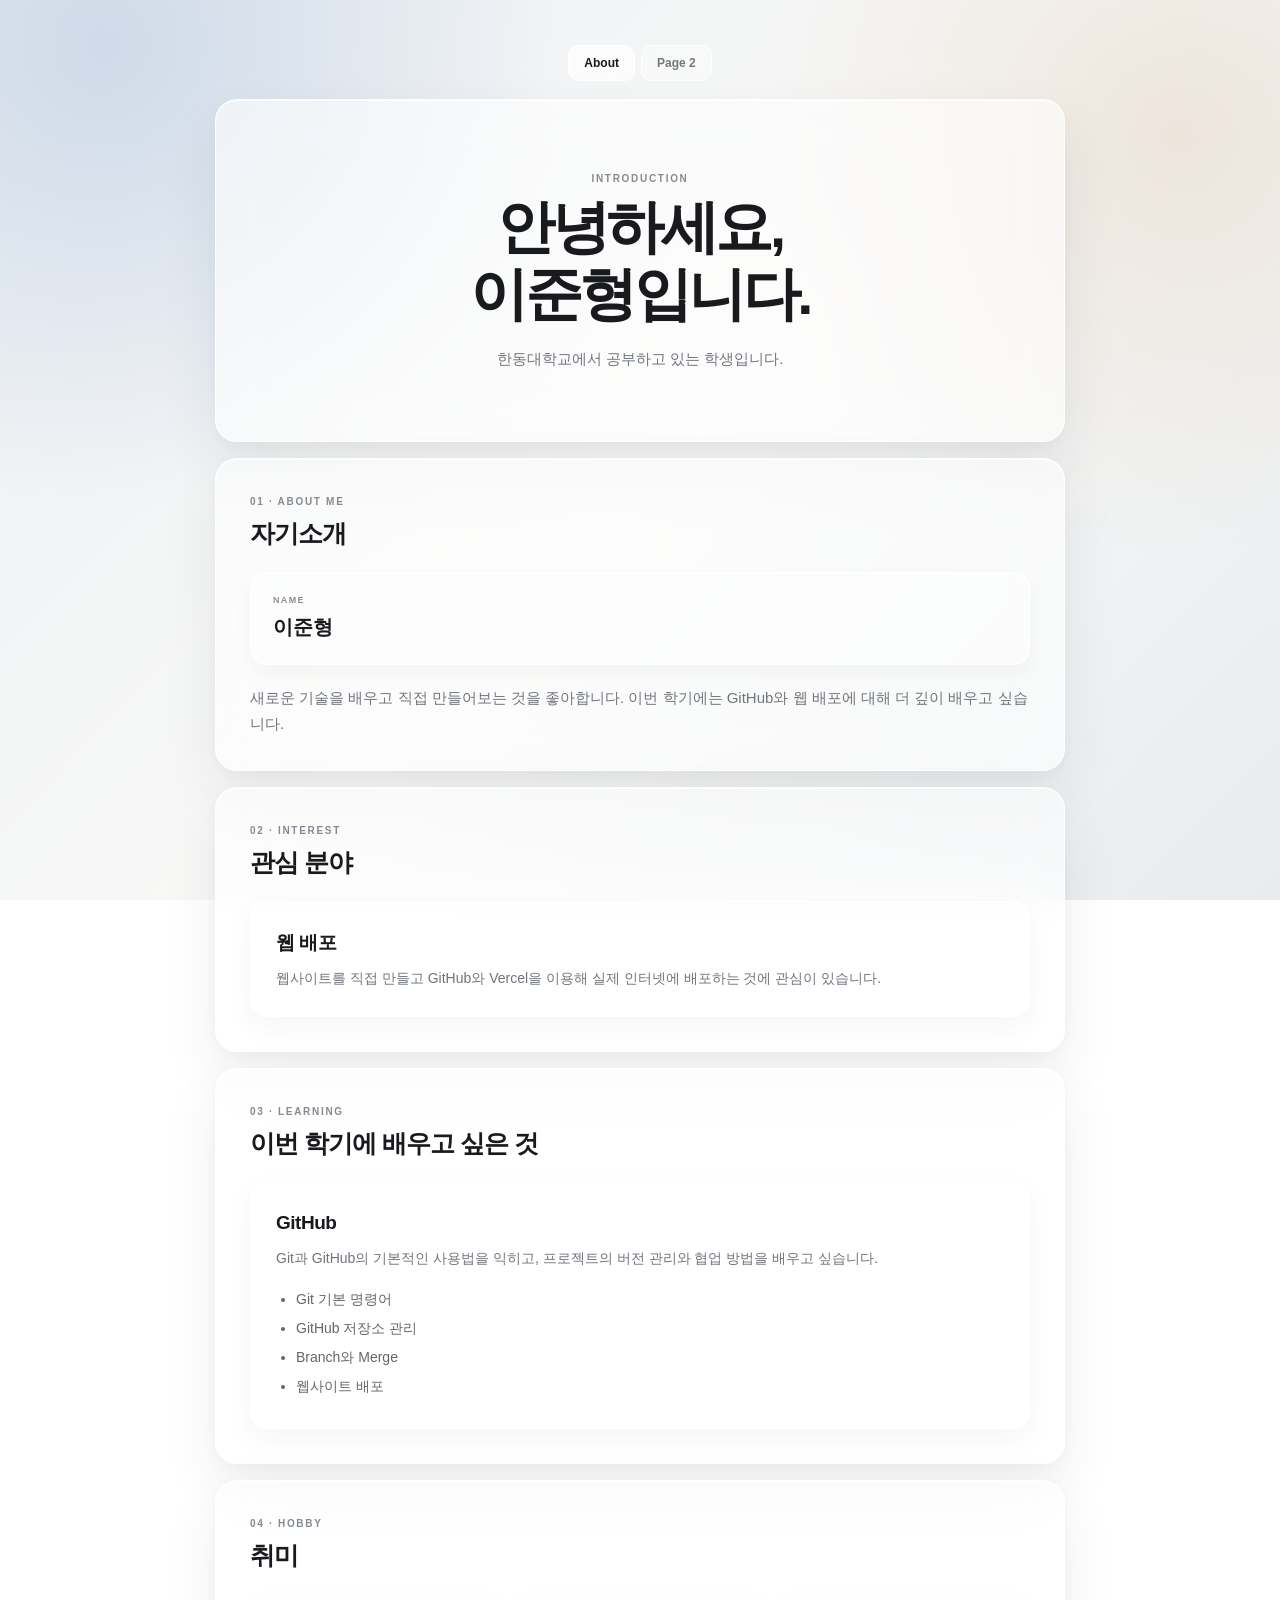
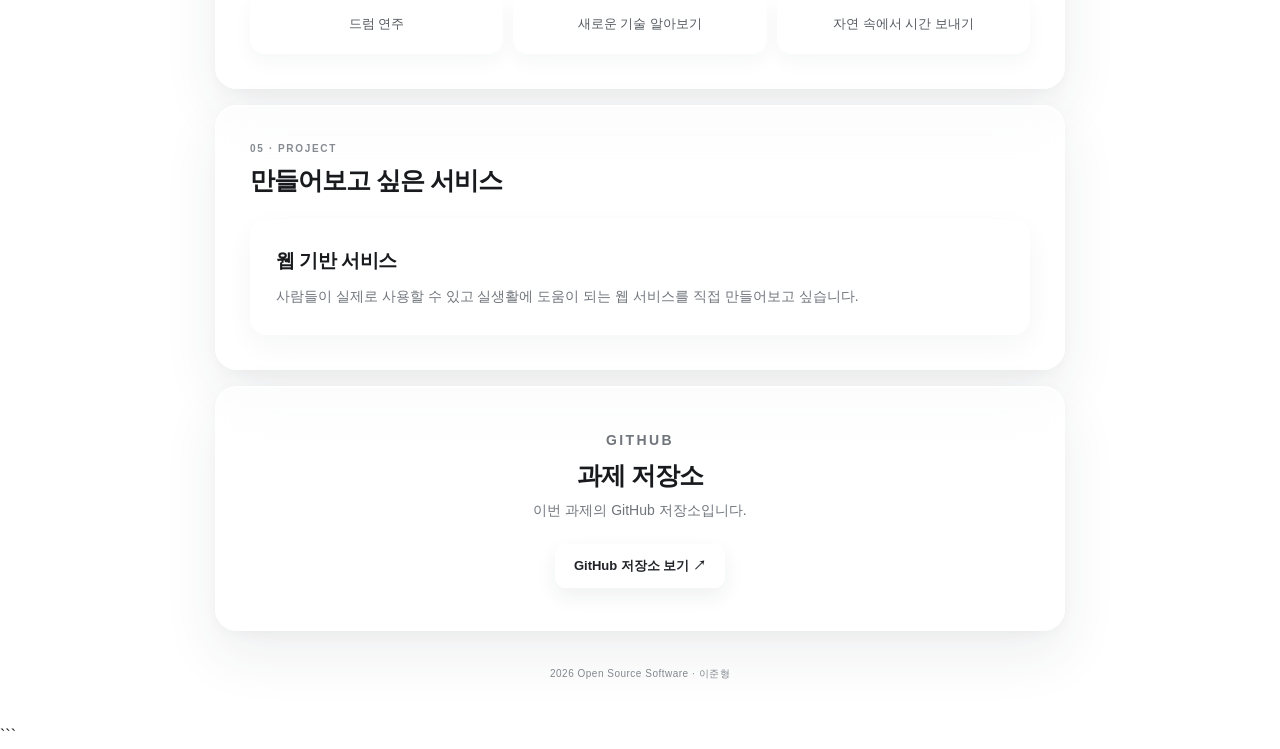
<file: index.html>
<!DOCTYPE html>
<html lang="ko">
<head>
    <meta charset="UTF-8">
    <meta name="viewport" content="width=device-width, initial-scale=1.0">
    <title>이준형 자기소개</title>
    <link rel="stylesheet" href="style.css">
</head>

<body>
    <div class="container">

        <nav class="page-nav">
            <a href="index.html" class="active">About</a>
            <a href="index2.html">Page 2</a>
        </nav>

        <header>
            <p class="eyebrow">INTRODUCTION</p>
            <h1>안녕하세요,<br>이준형입니다.</h1>
            <p>한동대학교에서 공부하고 있는 학생입니다.</p>
        </header>

        <section>
            <p class="eyebrow">01 · ABOUT ME</p>
            <h2>자기소개</h2>

            <div class="profile-box">
                <p class="label">NAME</p>
                <p class="name">이준형</p>
            </div>

            <p class="description">
                새로운 기술을 배우고 직접 만들어보는 것을 좋아합니다.
                이번 학기에는 GitHub와 웹 배포에 대해 더 깊이 배우고 싶습니다.
            </p>
        </section>

        <section>
            <p class="eyebrow">02 · INTEREST</p>
            <h2>관심 분야</h2>

            <div class="card">
                <h3>웹 배포</h3>
                <p>
                    웹사이트를 직접 만들고 GitHub와 Vercel을 이용해
                    실제 인터넷에 배포하는 것에 관심이 있습니다.
                </p>
            </div>
        </section>

        <section>
            <p class="eyebrow">03 · LEARNING</p>
            <h2>이번 학기에 배우고 싶은 것</h2>

            <div class="card">
                <h3>GitHub</h3>
                <p>
                    Git과 GitHub의 기본적인 사용법을 익히고,
                    프로젝트의 버전 관리와 협업 방법을 배우고 싶습니다.
                </p>

                <ul>
                    <li>Git 기본 명령어</li>
                    <li>GitHub 저장소 관리</li>
                    <li>Branch와 Merge</li>
                    <li>웹사이트 배포</li>
                </ul>
            </div>
        </section>

        <section>
            <p class="eyebrow">04 · HOBBY</p>
            <h2>취미</h2>

            <ul class="hobby-list">
                <li>드럼 연주</li>
                <li>새로운 기술 알아보기</li>
                <li>자연 속에서 시간 보내기</li>
            </ul>
        </section>

        <section>
            <p class="eyebrow">05 · PROJECT</p>
            <h2>만들어보고 싶은 서비스</h2>

            <div class="card">
                <h3>웹 기반 서비스</h3>
                <p>
                    사람들이 실제로 사용할 수 있고 실생활에 도움이 되는
                    웹 서비스를 직접 만들어보고 싶습니다.
                </p>
            </div>
        </section>

        <section class="github">
            <p class="eyebrow">GITHUB</p>
            <h2>과제 저장소</h2>
            <p>이번 과제의 GitHub 저장소입니다.</p>

            <a href="https://github.com/donkeyears0402-star/2026OSS_assign01"
               target="_blank"
               class="github-button">
                GitHub 저장소 보기 ↗
            </a>
        </section>

        <footer>
            2026 Open Source Software · 이준형
        </footer>

    </div>
</body>
</html>
```
</file>
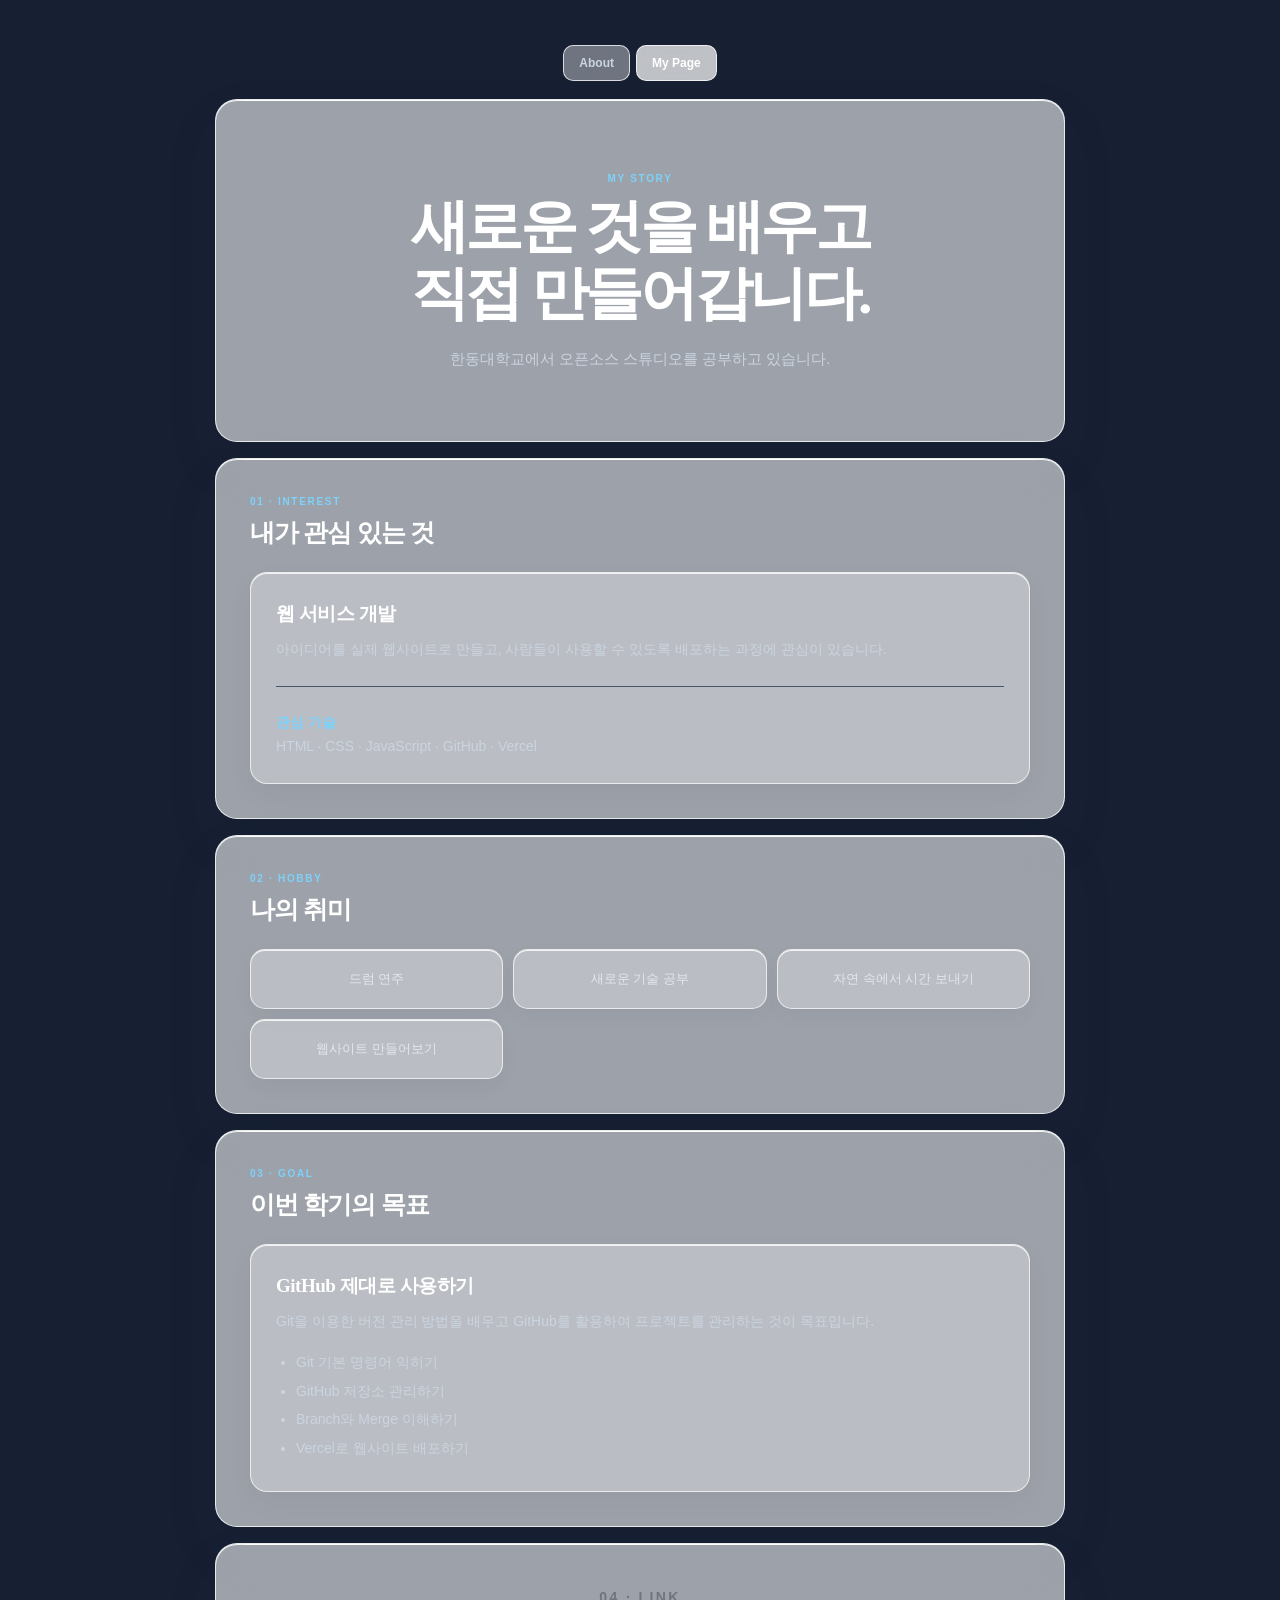
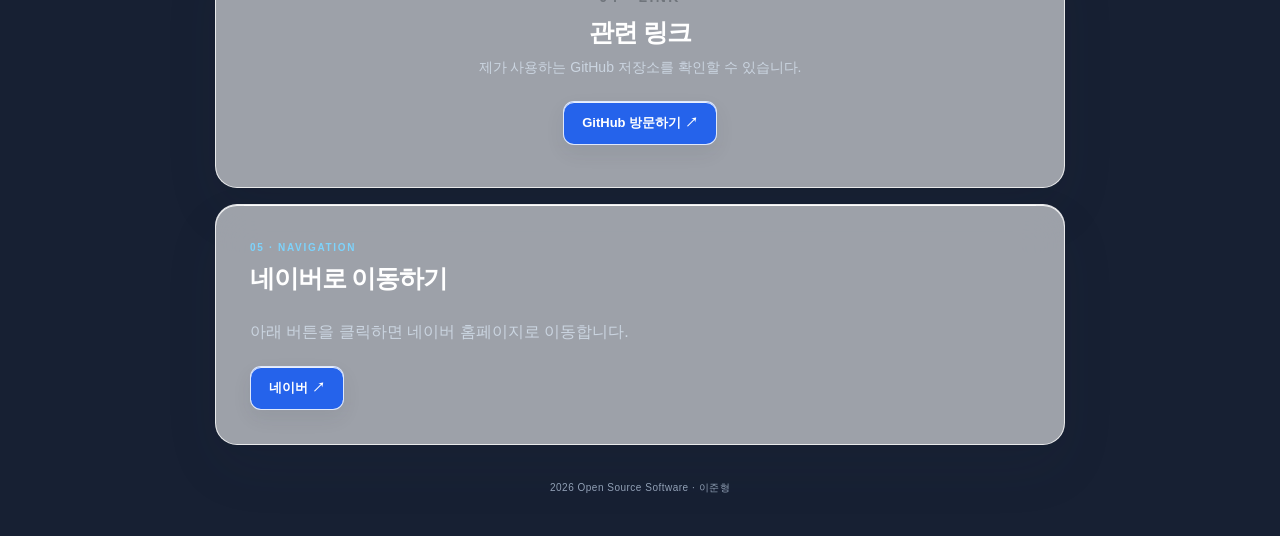
<file: index2.html>
<!DOCTYPE html>

<html lang="ko">
<head>
    <meta charset="UTF-8">
    <meta name="viewport" content="width=device-width, initial-scale=1.0">
    <title>이준형 | My Page</title>
    <link rel="stylesheet" href="style.css">


<style>
    body {
        background: #172033;
        color: #f1f5f9;
        font-family: "Trebuchet MS", "Noto Sans KR", sans-serif;
    }

    .container {
        color: #f1f5f9;
    }

    header h1,
    section h2,
    section h3 {
        color: #ffffff;
        font-family: Georgia, "Times New Roman", serif;
    }

    header > p:not(.eyebrow),
    section > p:not(.eyebrow),
    .card p,
    .card li {
        color: #cbd5e1;
    }

    .eyebrow {
        color: #7dd3fc;
    }

    .page-nav a {
        color: #cbd5e1;
    }

    .page-nav a.active {
        color: #ffffff;
    }

    .hobby-list li {
        color: #e2e8f0;
    }

    footer {
        color: #94a3b8;
    }

    hr {
        border: 0;
        border-top: 1px solid #475569;
        margin: 24px 0;
    }

    strong {
        color: #7dd3fc;
    }

    .github-button {
        background: #2563eb;
        color: #ffffff;
    }
</style>


</head>

<body>
    <div class="container">


    <!-- 페이지 이동 -->
    <nav class="page-nav">
        <a href="index.html">About</a>
        <a href="index2.html" class="active">My Page</a>
    </nav>

    <!-- 자기소개 내용 변경 -->
    <header>
        <p class="eyebrow">MY STORY</p>

        <h1>
            새로운 것을 배우고<br>
            직접 만들어갑니다.
        </h1>

        <p>
            한동대학교에서 오픈소스 스튜디오를 공부하고 있습니다. 
        </p>
    </header>

    <!-- 관심 분야 -->
    <section>
        <p class="eyebrow">01 · INTEREST</p>

        <h2>내가 관심 있는 것</h2>

        <div class="card">
            <h3>웹 서비스 개발</h3>

            <p>
                아이디어를 실제 웹사이트로 만들고,
                사람들이 사용할 수 있도록 배포하는 과정에 관심이 있습니다.
            </p>

            <!-- 새로운 HTML 요소 추가 -->
            <hr>

            <p>
                <strong>관심 기술</strong><br>
                HTML · CSS · JavaScript · GitHub · Vercel
            </p>
        </div>
    </section>

    <!-- 취미 변경 -->
    <section>
        <p class="eyebrow">02 · HOBBY</p>

        <h2>나의 취미</h2>

        <ul class="hobby-list">
            <li>드럼 연주</li>
            <li>새로운 기술 공부</li>
            <li>자연 속에서 시간 보내기</li>
            <li>웹사이트 만들어보기</li>
        </ul>
    </section>

    <!-- 학습 목표 추가 -->
    <section>
        <p class="eyebrow">03 · GOAL</p>

        <h2>이번 학기의 목표</h2>

        <div class="card">
            <h3>GitHub 제대로 사용하기</h3>

            <p>
                Git을 이용한 버전 관리 방법을 배우고
                GitHub를 활용하여 프로젝트를 관리하는 것이 목표입니다.
            </p>

            <ul>
                <li>Git 기본 명령어 익히기</li>
                <li>GitHub 저장소 관리하기</li>
                <li>Branch와 Merge 이해하기</li>
                <li>Vercel로 웹사이트 배포하기</li>
            </ul>
        </div>
    </section>

    <!-- 외부 사이트 링크 -->
    <section class="github">
        <p class="eyebrow">04 · LINK</p>

        <h2>관련 링크</h2>

        <p>
            제가 사용하는 GitHub 저장소를 확인할 수 있습니다.
        </p>

        <a
            href="https://github.com/donkeyears0402-star/2026OSS_assign01"
            target="_blank"
            class="github-button">
            GitHub 방문하기 ↗
        </a>
    </section>

    <!-- 새로운 외부 링크 -->
    <section>
        <p class="eyebrow">05 · NAVIGATION</p>

        <h2>네이버로 이동하기</h2>

        <p>
            아래 버튼을 클릭하면 네이버 홈페이지로 이동합니다.
        </p>

        <a
            href="https://www.naver.com/"
            target="_blank"
            class="github-button">
            네이버 ↗
        </a>
    </section>

    <footer>
        2026 Open Source Software · 이준형
    </footer>

</div>

</body>
</html>
</file>
<file: style.css>
* {
    box-sizing: border-box;
    margin: 0;
    padding: 0;
}

:root {
    --text: #181a1d;
    --subtext: #70757c;
    --glass: rgba(255, 255, 255, 0.58);
    --border: rgba(255, 255, 255, 0.78);
}

body {
    min-height: 100vh;

    font-family:
        -apple-system,
        BlinkMacSystemFont,
        "Segoe UI",
        "Noto Sans KR",
        sans-serif;

    color: var(--text);
    line-height: 1.7;

    background:
        radial-gradient(
            circle at 8% 5%,
            rgba(203, 216, 232, 0.9),
            transparent 32%
        ),
        radial-gradient(
            circle at 92% 15%,
            rgba(235, 225, 214, 0.8),
            transparent 30%
        ),
        linear-gradient(
            135deg,
            #edf0f3,
            #f8f8f7 52%,
            #e8ecef
        );

    background-attachment: fixed;
}

/* 전체 */

.container {
    width: min(850px, calc(100% - 32px));
    margin: 0 auto;
    padding: 45px 0 35px;
}

/* 페이지 이동 */

.page-nav {
    display: flex;
    justify-content: center;
    gap: 6px;
    margin-bottom: 18px;
}

.page-nav a {
    padding: 7px 15px;

    border: 1px solid rgba(255, 255, 255, 0.75);
    border-radius: 10px;

    background: rgba(255, 255, 255, 0.38);

    color: #73777d;
    text-decoration: none;

    font-size: 12px;
    font-weight: 600;

    backdrop-filter: blur(12px);
    -webkit-backdrop-filter: blur(12px);

    transition: 0.2s ease;
}

.page-nav a:hover,
.page-nav a.active {
    background: rgba(255, 255, 255, 0.72);
    color: #181a1d;
}

/* 공통 유리 카드 */

header,
section {
    position: relative;

    margin-bottom: 16px;
    padding: 34px;

    border: 1px solid var(--border);
    border-radius: 22px;

    background: var(--glass);

    backdrop-filter: blur(22px);
    -webkit-backdrop-filter: blur(22px);

    box-shadow:
        0 24px 55px rgba(35, 45, 60, 0.08),
        0 5px 15px rgba(35, 45, 60, 0.035),
        inset 0 1px 0 rgba(255, 255, 255, 0.9);
}

/* 위쪽 유리 반사 */

header::before,
section::before {
    content: "";

    position: absolute;
    top: 0;
    left: 28px;
    right: 28px;

    height: 1px;

    background: rgba(255, 255, 255, 0.95);
}

/* Header */

header {
    padding: 70px 45px;

    text-align: center;
}

header h1 {
    font-size: clamp(36px, 7vw, 58px);
    line-height: 1.15;

    font-weight: 700;
    letter-spacing: -0.06em;
}

header p:last-child {
    margin-top: 18px;

    color: var(--subtext);
    font-size: 15px;
}

/* 작은 제목 */

.eyebrow {
    margin-bottom: 7px;

    color: #858a91;

    font-size: 10px;
    font-weight: 600;

    letter-spacing: 0.17em;
}

/* Section 제목 */

section h2 {
    margin-bottom: 22px;

    font-size: 25px;
    line-height: 1.3;

    letter-spacing: -0.04em;
}

/* 자기소개 */

.profile-box {
    margin-bottom: 20px;
    padding: 20px 22px;

    border: 1px solid rgba(255, 255, 255, 0.72);
    border-radius: 16px;

    background: rgba(255, 255, 255, 0.32);

    box-shadow:
        inset 0 1px 0 rgba(255, 255, 255, 0.85),
        0 8px 20px rgba(30, 40, 50, 0.04);
}

.label {
    margin-bottom: 2px;

    color: #8a8e94;
    font-size: 9px;
    font-weight: 600;
    letter-spacing: 0.15em;
}

.name {
    font-size: 20px;
    font-weight: 600;
}

.description {
    color: var(--subtext);
    font-size: 15px;
}

/* 내부 카드 */

.card {
    padding: 25px;

    border: 1px solid rgba(255, 255, 255, 0.7);
    border-radius: 17px;

    background: rgba(255, 255, 255, 0.3);

    box-shadow:
        inset 0 1px 0 rgba(255, 255, 255, 0.8),
        0 10px 28px rgba(30, 40, 50, 0.045);

    transition: 0.2s ease;
}

.card:hover {
    transform: translateY(-2px);

    box-shadow:
        inset 0 1px 0 rgba(255, 255, 255, 0.9),
        0 15px 32px rgba(30, 40, 50, 0.08);
}

.card h3 {
    margin-bottom: 8px;

    font-size: 19px;
    font-weight: 650;
    letter-spacing: -0.025em;
}

.card p {
    color: var(--subtext);
    font-size: 14px;
}

/* 리스트 */

.card ul {
    margin-top: 17px;
    padding-left: 20px;

    color: #62676d;
    font-size: 14px;
}

.card li {
    margin-bottom: 5px;
}

/* 취미 */

.hobby-list {
    display: grid;
    grid-template-columns: repeat(3, 1fr);
    gap: 10px;

    padding: 0;

    list-style: none;
}

.hobby-list li {
    padding: 18px;

    border: 1px solid rgba(255, 255, 255, 0.7);
    border-radius: 15px;

    background: rgba(255, 255, 255, 0.3);

    color: #555a60;

    font-size: 13px;
    text-align: center;

    box-shadow:
        inset 0 1px 0 rgba(255, 255, 255, 0.8),
        0 8px 20px rgba(30, 40, 50, 0.04);

    transition: 0.2s ease;
}

.hobby-list li:hover {
    transform: translateY(-2px);
    background: rgba(255, 255, 255, 0.48);
}

/* GitHub */

.github {
    padding: 42px 30px;
    text-align: center;
}

.github h2 {
    margin-bottom: 7px;
}

.github p {
    color: var(--subtext);
    font-size: 14px;
}

.github-button {
    display: inline-block;

    margin-top: 21px;
    padding: 10px 18px;

    border: 1px solid rgba(255, 255, 255, 0.85);
    border-radius: 11px;

    background: rgba(255, 255, 255, 0.5);

    color: #202328;
    text-decoration: none;

    font-size: 13px;
    font-weight: 600;

    box-shadow:
        0 8px 20px rgba(30, 40, 50, 0.07),
        inset 0 1px 0 rgba(255, 255, 255, 0.9);

    transition: 0.2s ease;
}

.github-button:hover {
    transform: translateY(-2px);

    background: rgba(255, 255, 255, 0.78);

    box-shadow:
        0 12px 25px rgba(30, 40, 50, 0.1),
        inset 0 1px 0 rgba(255, 255, 255, 0.95);
}

/* Footer */

footer {
    padding: 18px 0 5px;

    color: #858a90;

    font-size: 10px;
    text-align: center;

    letter-spacing: 0.05em;
}

/* 모바일 */

@media (max-width: 650px) {

    .container {
        width: calc(100% - 20px);
        padding-top: 20px;
    }

    header,
    section {
        padding: 25px 20px;
        border-radius: 19px;
    }

    header {
        padding: 48px 20px;
    }

    header h1 {
        font-size: 36px;
    }

    section h2 {
        font-size: 21px;
    }

    .hobby-list {
        grid-template-columns: 1fr;
    }
}
</file>
